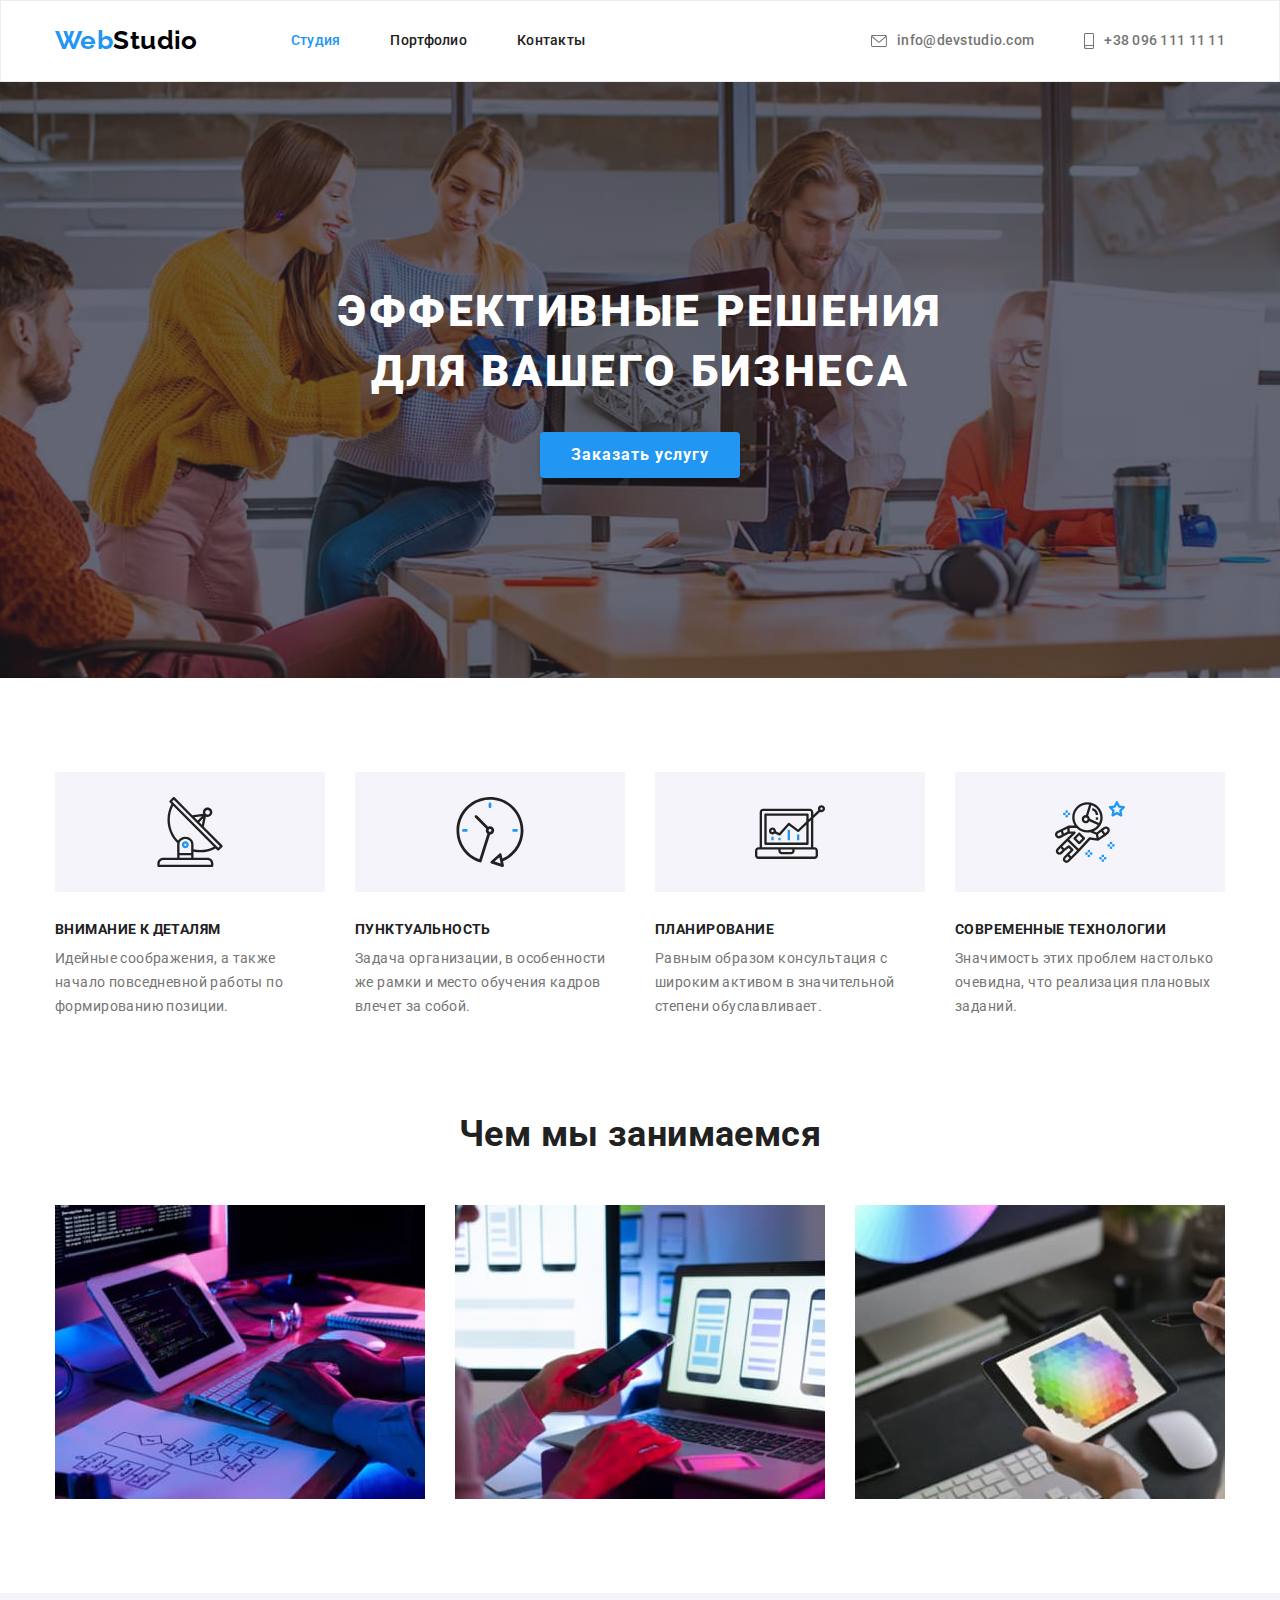
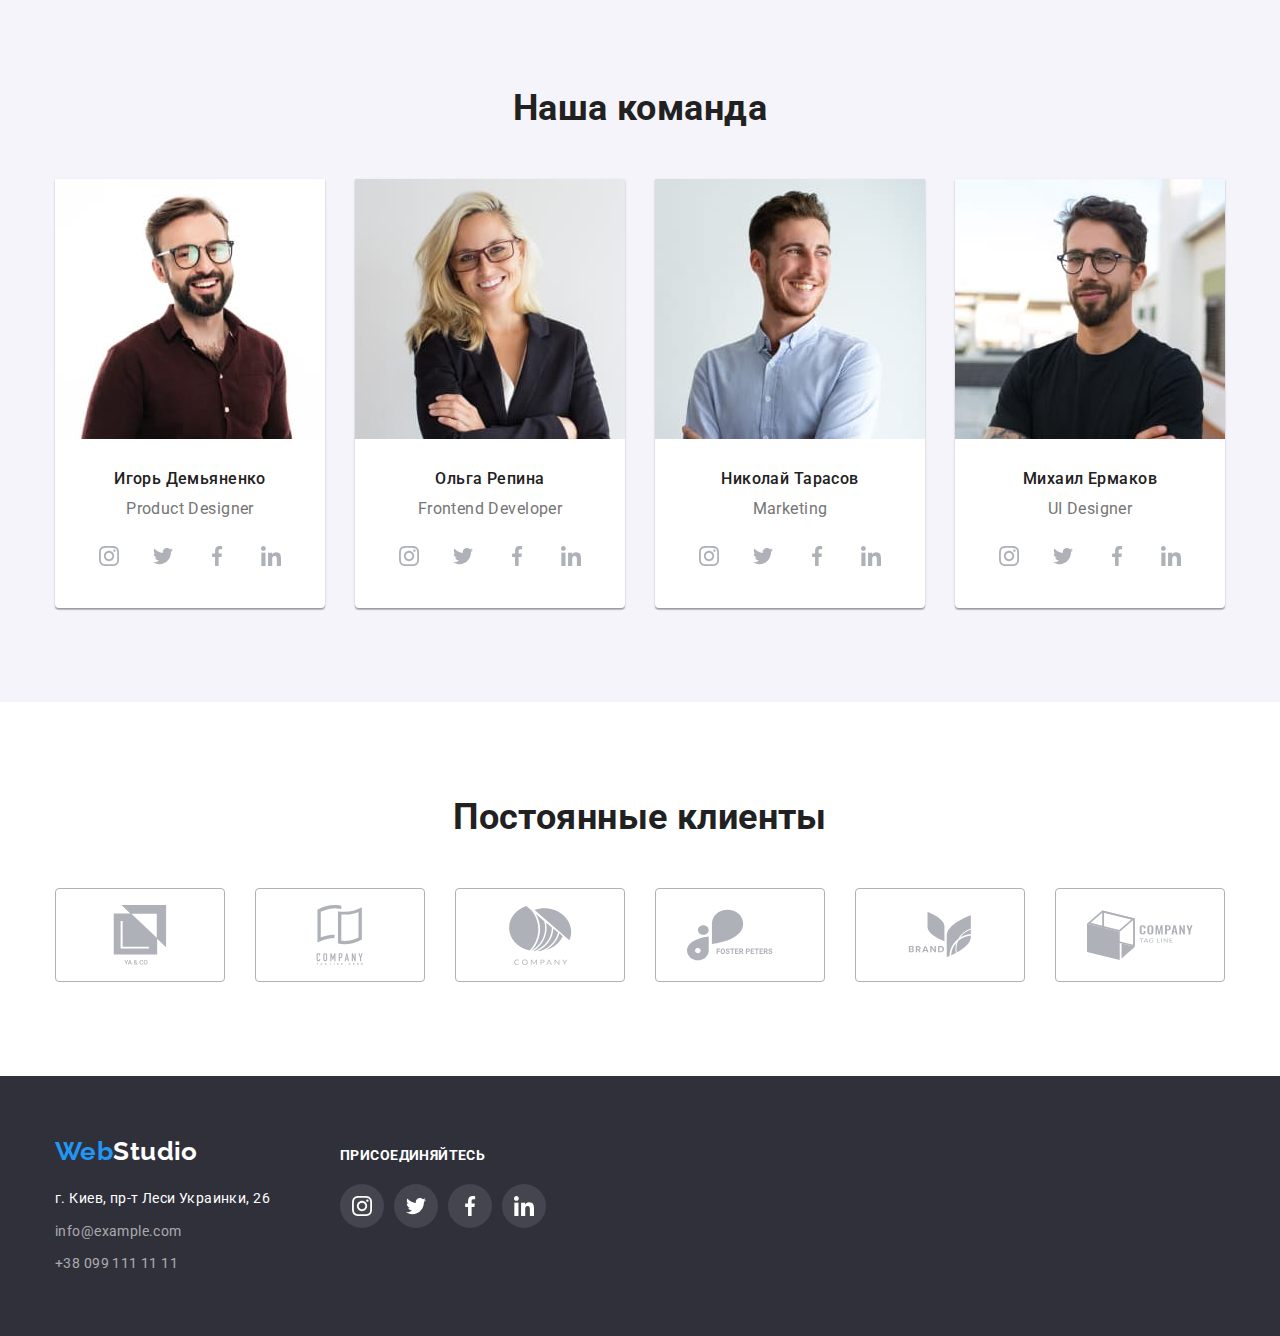
<file: index.html>
<!DOCTYPE html>
<html lang="ru">
  <head>
    <meta charset="UTF-8" />
    <meta http-equiv="X-UA-Compatible" content="IE=edge" />
    <meta name="viewport" content="width=device-width, initial-scale=1.0" />
    <title>webstudio</title>

    <link
      rel="stylesheet"
      href="https://fonts.googleapis.com/css2?family=Raleway:wght@700&family=Roboto:wght@400;500;700;900&display=swap"
    />

    <link
      rel="stylesheet"
      href="https://cdn.jsdelivr.net/npm/modern-normalize@1.1.0/modern-normalize.min.css"
    />

    <link rel="stylesheet" href="./css/style.css" />
  </head>
  <body>
    <!-- HEADER -->
    <header class="header-page">
      <div class="container page-header-container">
        <nav class="nav-page">
          <a class="link logo" href="./index.html"> <span class="logo-first">Web</span>Studio</a>
          <ul class="list menu">
            <li class="menu-item">
              <a class="link header-link curent" href="./index.html">Студия</a>
            </li>
            <li class="menu-item">
              <a class="link header-link" href="./portfolio.html">Портфолио</a>
            </li>
            <li class="menu-item">
              <a class="link header-link" href="#contactc">Контакты</a>
            </li>
          </ul>
        </nav>
        <ul class="list menu">
          <li class="contact-mail">
            <a class="link header-link-contact heder-mailto" href="mailto:info@devstudio.com">
              <svg class="header-link-contact-icon" width="16" height="12">
                <use href="./images/svg/icons.svg#icon-envelope"></use>
              </svg>
              info@devstudio.com
            </a>
          </li>
          <li class="contact-phone">
            <a class="link header-link-contact header-phone" href="tel:+380961111111">
              <svg class="header-link-contact-icon" width="10" height="16">
                <use href="./images/svg/icons.svg#icon-smartphone"></use>
              </svg>
              +38 096 111 11 11
            </a>
          </li>
        </ul>
      </div>
    </header>
    <main>
      <!-- HERO -->
      <section class="section hero">
        <div class="container">
          <h1 class="hero-title">Эффективные решения для вашего бизнеса</h1>
          <button class="hero-btn" type="button">Заказать услугу</button>
        </div>
      </section>

      <!-- ABOUT -->
      <section class="about section">
        <div class="container">
          <h2 class="about-title-hidden">Наши особенности</h2>
          <ul class="list about-section">
            <li class="about-list">
              <div class="about-container-icon">
                <svg class="about-icon" width="70" height="70">
                  <use href="./images/svg/icons.svg#icon-antenna"></use>
                </svg>
              </div>
              <h3 class="about-heading">Внимание к деталям</h3>
              <p class="about-text">
                Идейные соображения, а также начало повседневной работы по формированию позиции.
              </p>
            </li>
            <li class="about-list">
              <div class="about-container-icon">
                <svg class="about-icon" width="70" height="70">
                  <use href="./images/svg/icons.svg#icon-clock"></use>
                </svg>
              </div>
              <h3 class="about-heading">Пунктуальность</h3>
              <p class="about-text">
                Задача организации, в особенности же рамки и место обучения кадров влечет за собой.
              </p>
            </li>
            <li class="about-list">
              <div class="about-container-icon">
                <svg class="about-icon" width="70" height="70">
                  <use href="./images/svg/icons.svg#icon-diagram"></use>
                </svg>
              </div>
              <h3 class="about-heading">Планирование</h3>
              <p class="about-text">
                Равным образом консультация с широким активом в значительной степени обуславливает.
              </p>
            </li>
            <li class="about-list">
              <div class="about-container-icon">
                <svg class="about-icon" width="70" height="70">
                  <use href="./images/svg/icons.svg#icon-astronaut"></use>
                </svg>
              </div>
              <h3 class="about-heading">Современные технологии</h3>
              <p class="about-text">
                Значимость этих проблем настолько очевидна, что реализация плановых заданий.
              </p>
            </li>
          </ul>
        </div>
      </section>

      <!-- SERVISES -->
      <section class="servises section">
        <div class="container">
          <h2 class="section-title">Чем мы занимаемся</h2>
          <ul class="list servises-list-container">
            <li class="servises-item">
              <img src="./images/section1/section11.jpg" alt="разработка сайтов" width="370" />
            </li>
            <li class="servises-item">
              <img src="./images/section1/section12.jpg" alt="продвижение сайтов" width="370" />
            </li>
            <li class="servises-item">
              <img src="./images/section1/section13.jpg" alt="веб дизайн" width="370" />
            </li>
          </ul>
        </div>
      </section>

      <!-- TEAM -->
      <section class="team section">
        <div class="container">
          <h2 class="section-title">Наша команда</h2>
          <ul class="list team-list">
            <li class="team-item">
              <img
                class="team-img"
                src="./images/team/team1.jpg"
                alt="фото Игорь Демьяненко"
                width="270"
              />
              <div class="team-container-wrapper">
                <h3 class="team-name">Игорь Демьяненко</h3>
                <p class="team-profession" lang="en">Product Designer</p>
                <ul class="list team-social-list">
                  <li class="team-social-list-item">
                    <a href="#" class="team-link-icon">
                      <svg class="team-social-icon" width="20" height="20">
                        <use href="./images/svg/icons.svg#icon-instagram"></use>
                      </svg>
                    </a>
                  </li>
                  <li class="team-social-list-item">
                    <a href="" class="team-link-icon">
                      <svg class="team-social-icon" width="20" height="20">
                        <use href="./images/svg/icons.svg#icon-twitter"></use>
                      </svg>
                    </a>
                  </li>
                  <li class="team-social-list-item">
                    <a href="" class="team-link-icon">
                      <svg class="team-social-icon" width="20" height="20">
                        <use href="./images/svg/icons.svg#icon-facebook"></use>
                      </svg>
                    </a>
                  </li>
                  <li class="team-social-list-item">
                    <a href="" class="team-link-icon">
                      <svg class="team-social-icon" width="20" height="20">
                        <use href="./images/svg/icons.svg#icon-linkedin"></use>
                      </svg>
                    </a>
                  </li>
                </ul>
              </div>
            </li>
            <li class="team-item">
              <img
                class="team-img"
                src="./images/team/team2.jpg"
                alt="фото Ольга Репина"
                width="270"
              />
              <div class="team-container-wrapper">
                <h3 class="team-name">Ольга Репина</h3>
                <p class="team-profession" lang="en">Frontend Developer</p>
                <ul class="list team-social-list">
                  <li class="team-social-list-item">
                    <a href="#" class="team-link-icon">
                      <svg class="team-social-icon" width="20" height="20">
                        <use href="./images/svg/icons.svg#icon-instagram"></use>
                      </svg>
                    </a>
                  </li>
                  <li class="team-social-list-item">
                    <a href="" class="team-link-icon">
                      <svg class="team-social-icon" width="20" height="20">
                        <use href="./images/svg/icons.svg#icon-twitter"></use>
                      </svg>
                    </a>
                  </li>
                  <li class="team-social-list-item">
                    <a href="" class="team-link-icon">
                      <svg class="team-social-icon" width="20" height="20">
                        <use href="./images/svg/icons.svg#icon-facebook"></use>
                      </svg>
                    </a>
                  </li>
                  <li class="team-social-list-item">
                    <a href="" class="team-link-icon">
                      <svg class="team-social-icon" width="20" height="20">
                        <use href="./images/svg/icons.svg#icon-linkedin"></use>
                      </svg>
                    </a>
                  </li>
                </ul>
              </div>
            </li>
            <li class="team-item">
              <img
                class="team-img"
                src="./images/team/team3.jpg"
                alt="фото Николай Тарасов"
                width="270"
              />
              <div class="team-container-wrapper">
                <h3 class="team-name">Николай Тарасов</h3>
                <p class="team-profession" lang="en">Marketing</p>
                <ul class="list team-social-list">
                  <li class="team-social-list-item">
                    <a href="#" class="team-link-icon">
                      <svg class="team-social-icon" width="20" height="20">
                        <use href="./images/svg/icons.svg#icon-instagram"></use>
                      </svg>
                    </a>
                  </li>
                  <li class="team-social-list-item">
                    <a href="" class="team-link-icon">
                      <svg class="team-social-icon" width="20" height="20">
                        <use href="./images/svg/icons.svg#icon-twitter"></use>
                      </svg>
                    </a>
                  </li>
                  <li class="team-social-list-item">
                    <a href="" class="team-link-icon">
                      <svg class="team-social-icon" width="20" height="20">
                        <use href="./images/svg/icons.svg#icon-facebook"></use>
                      </svg>
                    </a>
                  </li>
                  <li class="team-social-list-item">
                    <a href="" class="team-link-icon">
                      <svg class="team-social-icon" width="20" height="20">
                        <use href="./images/svg/icons.svg#icon-linkedin"></use>
                      </svg>
                    </a>
                  </li>
                </ul>
              </div>
            </li>
            <li class="team-item">
              <img
                class="team-img"
                src="./images/team/team4.jpg"
                alt="фото Михаил Ермаков"
                width="270"
              />
              <div class="team-container-wrapper">
                <h3 class="team-name">Михаил Ермаков</h3>
                <p class="team-profession" lang="en">UI Designer</p>
                <ul class="list team-social-list">
                  <li class="team-social-list-item">
                    <a href="#" class="team-link-icon">
                      <svg class="team-social-icon" width="20" height="20">
                        <use href="./images/svg/icons.svg#icon-instagram"></use>
                      </svg>
                    </a>
                  </li>
                  <li class="team-social-list-item">
                    <a href="" class="team-link-icon">
                      <svg class="team-social-icon" width="20" height="20">
                        <use href="./images/svg/icons.svg#icon-twitter"></use>
                      </svg>
                    </a>
                  </li>
                  <li class="team-social-list-item">
                    <a href="" class="team-link-icon">
                      <svg class="team-social-icon" width="20" height="20">
                        <use href="./images/svg/icons.svg#icon-facebook"></use>
                      </svg>
                    </a>
                  </li>
                  <li class="team-social-list-item">
                    <a href="" class="team-link-icon">
                      <svg class="team-social-icon" width="20" height="20">
                        <use href="./images/svg/icons.svg#icon-linkedin"></use>
                      </svg>
                    </a>
                  </li>
                </ul>
              </div>
            </li>
          </ul>
        </div>
      </section>
    </main>
    <!-- CLIENTS -->

    <section class="clients section">
      <div class="container">
        <h2 class="section-title">Постоянные клиенты</h2>
        <ul class="list clients-list">
          <li class="clients-list-item">
            <a class="clients-link" href="#">
              <svg class="clients-link-icon" width="106" height="60">
                <use href="./images/svg/icons.svg#icon-group"></use>
              </svg>
            </a>
          </li>
          <li class="clients-list-item">
            <a class="clients-link" href="#">
              <svg class="clients-link-icon" width="106" height="60">
                <use href="./images/svg/icons.svg#icon-group-1"></use>
              </svg>
            </a>
          </li>
          <li class="clients-list-item">
            <a class="clients-link" href="#">
              <svg class="clients-link-icon" width="106" height="60">
                <use href="./images/svg/icons.svg#icon-group-2"></use>
              </svg>
            </a>
          </li>
          <li class="clients-list-item">
            <a class="clients-link" href="#">
              <svg class="clients-link-icon" width="106" height="60">
                <use href="./images/svg/icons.svg#icon-group-3"></use>
              </svg>
            </a>
          </li>
          <li class="clients-list-item">
            <a class="clients-link" href="#">
              <svg class="clients-link-icon" width="106" height="60">
                <use href="./images/svg/icons.svg#icon-group-4"></use>
              </svg>
            </a>
          </li>
          <li class="clients-list-item">
            <a class="clients-link" href="#">
              <svg class="clients-link-icon" width="106" height="60">
                <use href="./images/svg/icons.svg#icon-group-5"></use>
              </svg>
            </a>
          </li>
        </ul>
      </div>
    </section>
    <!-- FOOTER -->
    <footer class="footer">
      <div class="container footer-container">
        <div class="footer-container-address">
          <a class="link logo-footer" href="./index.html">
            <span class="logo-first">Web</span>Studio</a
          >
          <address id="contactc" class="address-section">
            <ul class="list footer-list">
              <li class="footer-list-item">
                <a
                  class="link footer-address"
                  href="https://goo.gl/maps/DZzocXMzzJsJ8bnu5"
                  target="_blank"
                  rel="noopener noreferrer"
                >
                  г. Киев, пр-т Леси Украинки, 26
                </a>
              </li>
              <li class="footer-mailto">
                <a class="link address" href="mailto:info@example.com">info@example.com</a>
              </li>
              <li class="footer-phone">
                <a class="link address" href="tel:+380991111111">+38 099 111 11 11</a>
              </li>
            </ul>
          </address>
        </div>
        
        <div>
          <p class="foter-title">присоединяйтесь</p>
          <ul class="list footer-social-list">
            <li class="footer-social-list-item">
              <a href="#" class="footer-link-icon">
                <svg class="footer-social-icon" width="20" height="20">
                  <use href="./images/svg/icons.svg#icon-instagram"></use>
                </svg>
              </a>
            </li>
            <li class="footer-social-list-item">
              <a href="" class="footer-link-icon">
                <svg class="footer-social-icon" width="20" height="20">
                  <use href="./images/svg/icons.svg#icon-twitter"></use>
                </svg>
              </a>
            </li>
            <li class="footer-social-list-item">
              <a href="" class="footer-link-icon">
                <svg class="footer-social-icon" width="20" height="20">
                  <use href="./images/svg/icons.svg#icon-facebook"></use>
                </svg>
              </a>
            </li>
            <li class="footer-social-list-item">
              <a href="" class="footer-link-icon">
                <svg class="footer-social-icon" width="20" height="20">
                  <use href="./images/svg/icons.svg#icon-linkedin"></use>
                </svg>
              </a>
            </li>
          </ul>
        </div>
      </div>
    </footer>
  </body>
</html>
</file>
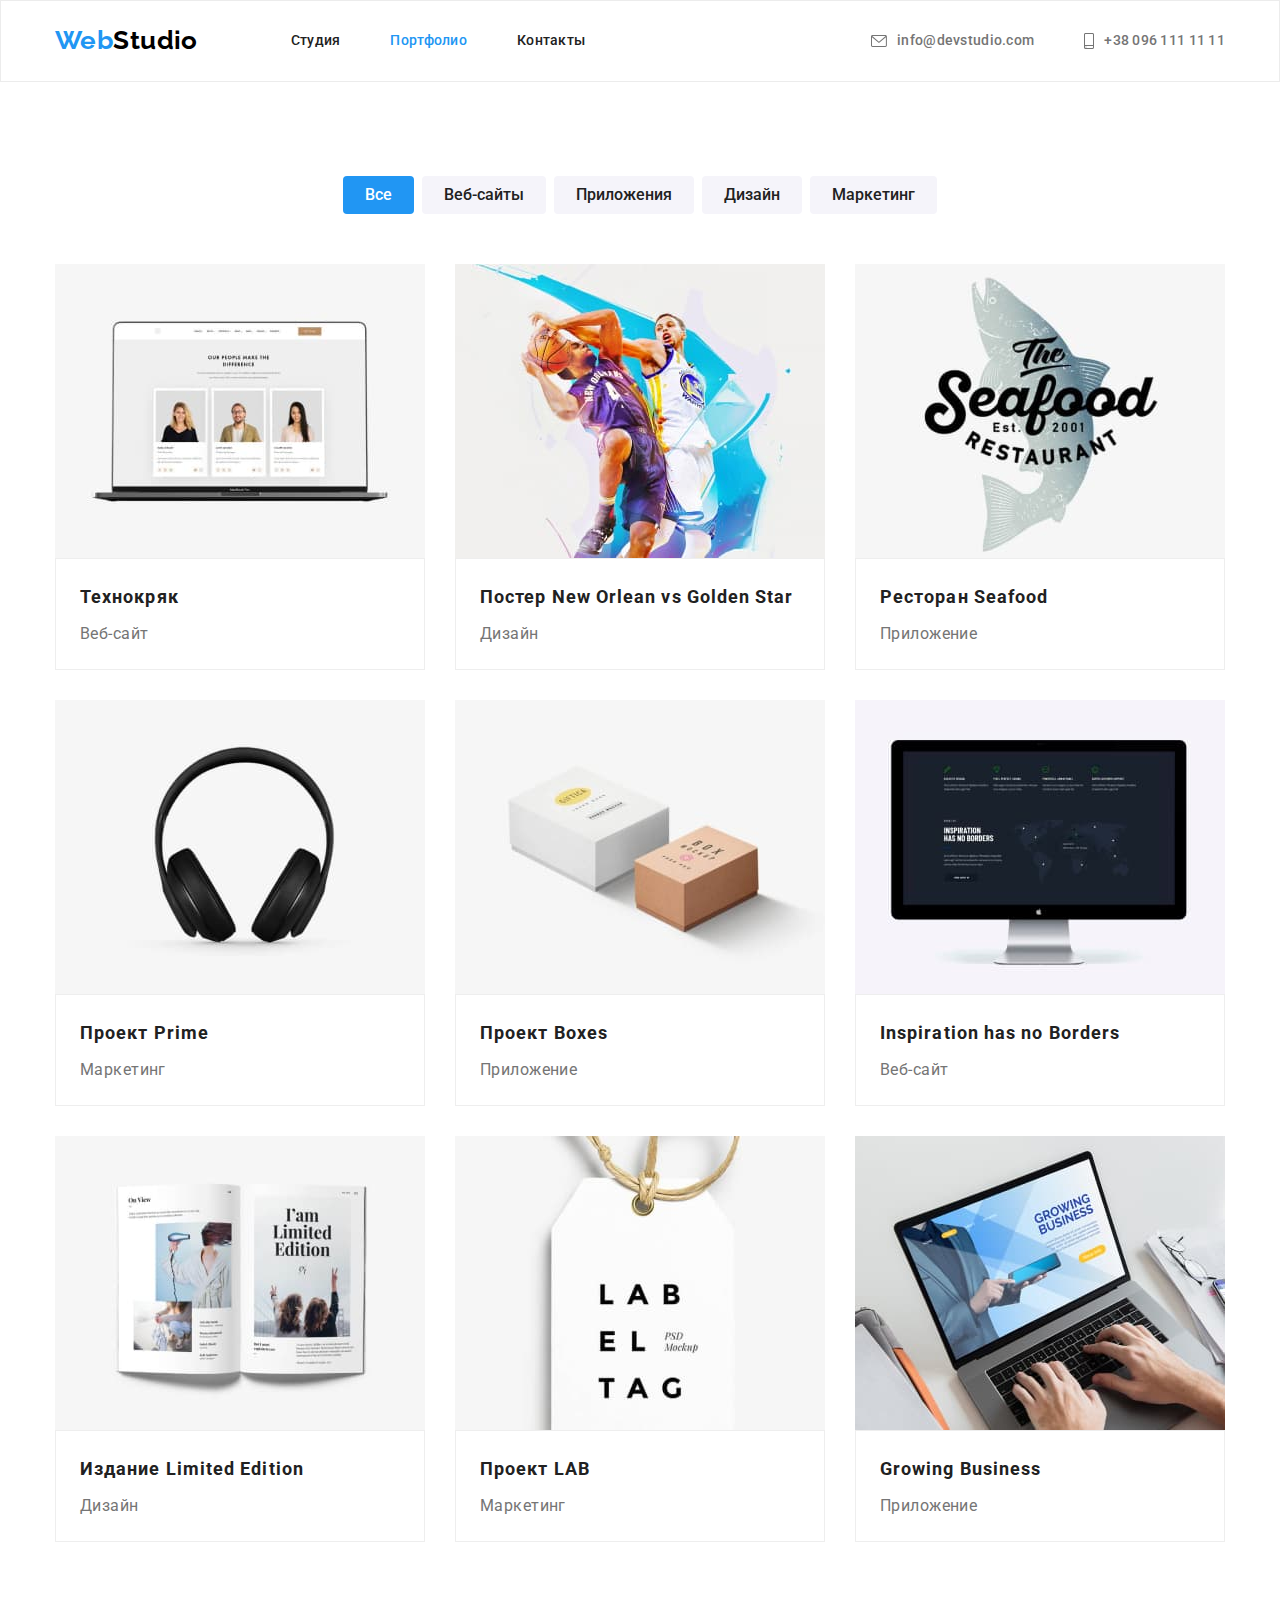
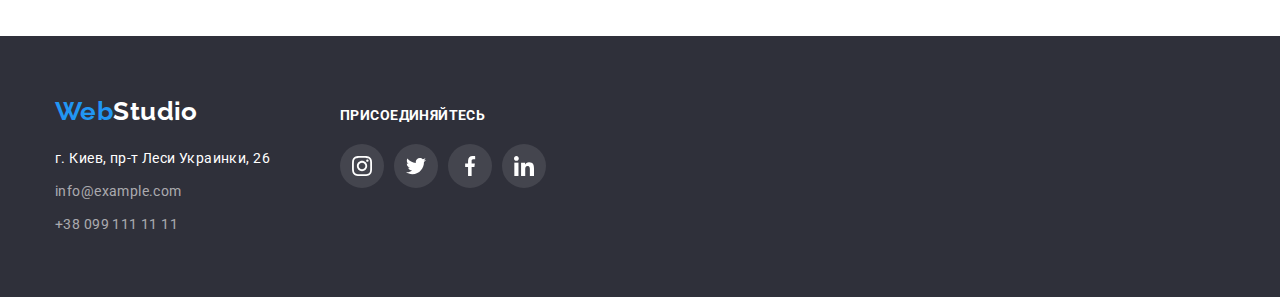
<file: portfolio.html>
<!DOCTYPE html>
<html lang="ru">
  <head>
    <meta charset="UTF-8" />
    <meta http-equiv="X-UA-Compatible" content="IE=edge" />
    <meta name="viewport" content="width=device-width, initial-scale=1.0" />
    <title>Portfolio</title>

    <link
      rel="stylesheet"
      href="https://fonts.googleapis.com/css2?family=Raleway:wght@700&family=Roboto:wght@400;500;700;900&display=swap"
    />

    <link
      rel="stylesheet"
      href="https://cdn.jsdelivr.net/npm/modern-normalize@1.1.0/modern-normalize.min.css"
    />

    <link rel="stylesheet" href="./css/style.css" />
  </head>
  <body>
    <!-- HEADER -->
    <header class="header-page-portfolio">
      <div class="container page-header-container">
        <nav class="nav-page">
          <a class="link logo" href="./index.html"> <span class="logo-first">Web</span>Studio</a>
          <ul class="list termo menu">
            <li class="menu-item">
              <a class="link header-link" href="./index.html">Студия</a>
            </li>
            <li class="menu-item">
              <a class="link header-link curent" href="./portfolio.html">Портфолио</a>
            </li>
            <li class="menu-item">
              <a class="link header-link" href="#contactc">Контакты</a>
            </li>
          </ul>
        </nav>
        <ul class="list menu">
          <li class="contact-mail">
            <a class="link header-link-contact heder-mailto" href="mailto:info@devstudio.com">
              <svg class="header-link-contact-icon" width="16" height="12">
                <use href="./images/svg/icons.svg#icon-envelope"></use>
              </svg>
              info@devstudio.com
            </a>
          </li>
          <li class="contact-phone">
            <a class="link header-link-contact header-phone" href="tel:+380961111111">
              <svg class="header-link-contact-icon" width="10" height="16">
                <use href="./images/svg/icons.svg#icon-smartphone"></use>
              </svg>
              +38 096 111 11 11
            </a>
          </li>
        </ul>
      </div>
    </header>
    <main>
      <section class="main-section section">
        <!-- BATTONS -->
        <div class="container">
          <h1 class="portfilio-title">Примеры работ</h1>

          <ul class="list battons-section">
            <li class="battons-link">
              <button class="filter-btn accent-btn" type="button">Все</button>
            </li>
            <li class="battons-link">
              <button class="filter-btn" type="button">Веб-сайты</button>
            </li>
            <li class="battons-link">
              <button class="filter-btn" type="button">Приложения</button>
            </li>
            <li class="battons-link">
              <button class="filter-btn" type="button">Дизайн</button>
            </li>
            <li class="battons-link">
              <button class="filter-btn" type="button">Маркетинг</button>
            </li>
          </ul>

        <!-- PORTFOLIO -->
          <ul class="list portfolio-sections">
            <li class="portfolio-sections-list">
              <a class="link portfolio-sections-link" href="#">
                <img src="./images/portfolio/project1.jpg" alt="Экран ноутбука" />
                <div class="portfolio-sections-container">
                  <h2 class="portfolio-heading">Технокряк</h2>
                  <p class="portfolio-text">Веб-сайт</p>
                </div>
              </a>
            </li>
            <li class="portfolio-sections-list">
              <a class="link portfolio-sections-link" href="#">
                <img src="./images/portfolio/project2.jpg" alt="Игра в баскетбол" />
                <div class="portfolio-sections-container">
                  <h2 class="portfolio-heading">Постер New Orlean vs Golden Star</h2>
                  <p class="portfolio-text">Дизайн</p>
                </div>
              </a>
            </li>
            <li class="portfolio-sections-list">
              <a class="link portfolio-sections-link" href="#">
                <img src="./images/portfolio/project3.jpg" alt="Эмблема ресторана" />
                <div class="portfolio-sections-container">
                  <h2 class="portfolio-heading">Ресторан Seafood</h2>
                  <p class="portfolio-text">Приложение</p>
                </div>
              </a>
            </li>
            <li class="portfolio-sections-list">
              <a class="link portfolio-sections-link" href="#">
                <img src="./images/portfolio/project4.jpg" alt="Наушники" />
                <div class="portfolio-sections-container">
                  <h2 class="portfolio-heading">Проект Prime</h2>
                  <p class="portfolio-text">Маркетинг</p>
                </div>
              </a>
            </li>
            <li class="portfolio-sections-list">
              <a class="link portfolio-sections-link" href="#">
                <img src="./images/portfolio/project5.jpg" alt="Две коробки" />
                <div class="portfolio-sections-container">
                  <h2 class="portfolio-heading">Проект Boxes</h2>
                  <p class="portfolio-text">Приложение</p>
                </div>
              </a>
            </li>
            <li class="portfolio-sections-list">
              <a class="link portfolio-sections-link" href="#">
                <img src="./images/portfolio/project6.jpg" alt="Монитор компьютера" />
                <div class="portfolio-sections-container">
                  <h2 class="portfolio-heading">Inspiration has no Borders</h2>
                  <p class="portfolio-text">Веб-сайт</p>
                </div>
              </a>
            </li>
            <li class="portfolio-sections-list">
              <a class="link portfolio-sections-link" href="#">
                <img src="./images/portfolio/project7.jpg" alt="Раскрытая книга" />
                <div class="portfolio-sections-container">
                  <h2 class="portfolio-heading">Издание Limited Edition</h2>
                  <p class="portfolio-text">Дизайн</p>
                </div>
              </a>
            </li>
            <li class="portfolio-sections-list">
              <a class="link portfolio-sections-link" href="#">
                <img src="./images/portfolio/project8.jpg" alt="Лейбл" />
                <div class="portfolio-sections-container">
                  <h2 class="portfolio-heading">Проект LAB</h2>
                  <p class="portfolio-text">Маркетинг</p>
                </div>
              </a>
            </li>
            <li class="portfolio-sections-list">
              <a class="link portfolio-sections-link" href="#">
                <img src="./images/portfolio/project9.jpg" alt="Работа на ноутбуке" />
                <div class="portfolio-sections-container">
                  <h2 class="portfolio-heading">Growing Business</h2>
                  <p class="portfolio-text">Приложение</p>
                </div>
              </a>
            </li>
          </ul>
        </div>
      </section>
    </main>
    <!-- FOOTER -->
    <footer class="footer">
      <div class="container footer-container">
        <div class="footer-container-address">
          <a class="link logo-footer" href="./index.html">
            <span class="logo-first">Web</span>Studio</a
          >
          <address id="contactc" class="address-section">
            <ul class="list footer-list">
              <li class="footer-list-item">
                <a
                  class="link footer-address"
                  href="https://goo.gl/maps/DZzocXMzzJsJ8bnu5"
                  target="_blank"
                  rel="noopener noreferrer"
                >
                  г. Киев, пр-т Леси Украинки, 26
                </a>
              </li>
              <li class="footer-mailto">
                <a class="link address" href="mailto:info@example.com">info@example.com</a>
              </li>
              <li class="footer-phone">
                <a class="link address" href="tel:+380991111111">+38 099 111 11 11</a>
              </li>
            </ul>
          </address>
        </div>
        
        <div>
          <p class="foter-title">присоединяйтесь</p>
          <ul class="list footer-social-list">
            <li class="footer-social-list-item">
              <a href="#" class="footer-link-icon">
                <svg class="footer-social-icon" width="20" height="20">
                  <use href="./images/svg/icons.svg#icon-instagram"></use>
                </svg>
              </a>
            </li>
            <li class="footer-social-list-item">
              <a href="" class="footer-link-icon">
                <svg class="footer-social-icon" width="20" height="20">
                  <use href="./images/svg/icons.svg#icon-twitter"></use>
                </svg>
              </a>
            </li>
            <li class="footer-social-list-item">
              <a href="" class="footer-link-icon">
                <svg class="footer-social-icon" width="20" height="20">
                  <use href="./images/svg/icons.svg#icon-facebook"></use>
                </svg>
              </a>
            </li>
            <li class="footer-social-list-item">
              <a href="" class="footer-link-icon">
                <svg class="footer-social-icon" width="20" height="20">
                  <use href="./images/svg/icons.svg#icon-linkedin"></use>
                </svg>
              </a>
            </li>
          </ul>
        </div>
      </div>
    </footer>
  </body>
</html>
</file>
<file: css/style.css>
:root {
  --accent-color: #2196f3;
  --fon-color: #ffffff;
  --text-color: #212121;
  --logo-color: #000000;
  --hero-footer-bgr: #2f303a;
  --filter-btn-team: #f5f4fa;
  --p-color: #757575;
  --btn-hover: #188ce8;
  --color-icons: #afb1b8;
  --border-color: #ececec;
}

h1,
h2,
h3,
p {
  margin-top: 0;
  margin-bottom: 0;
}

ul,
ol {
  margin-top: 0;
  margin-bottom: 0;
  padding-left: 0;
}

img {
  display: block;
  max-width: 100%;
  height: auto;
}

button {
  cursor: pointer;
}

body {
  font-family: 'Roboto', sans-serif;
  color: var(--text-color);
  background-color: var(--fon-color);
  font-size: 14px;
  letter-spacing: 0.03em;
}

.container {
  width: 1200px;
  margin-left: auto;
  margin-right: auto;
  padding-left: 15px;
  padding-right: 15px;
}

.link {
  text-decoration: none;
}

.list {
  list-style: none;
}

/* COMPONENTS */
.section-title {
  font-size: 36px;
  line-height: 1.17;
  margin-bottom: 50px;
  text-align: center;
}

.section {
  padding-top: 94px;
  padding-bottom: 94px;
}

/* HEADER */

.menu-item:not(:last-child) {
  margin-right: 50px;
}

.menu {
  display: flex;
  align-items: center;
}

.logo {
  font-family: 'Raleway', sans-serif;
  font-weight: 700;
  font-size: 26px;
  line-height: 1.19;
  color: var(--logo-color);
  margin-right: 93px;
  padding: 24px 0 25px 0;
}

.logo-first {
  color: var(--accent-color);
}

.header-page {
  background-color: var(--fon-color);
  border: 1px solid var(--border-color);
}

.header-page-portfolio {
  background-color: var(--fon-color);
  border: 1px solid var(--border-color);
}

.header-link {
  font-weight: 500;
  line-height: 1.14;
  letter-spacing: 0.02em;
  color: var(--text-color);

}
.header-link-contact {
  display: flex;
  align-items: center;
  font-weight: 500;
  line-height: 1.14;
  letter-spacing: 0.02em;
  color: var(--p-color);
}

.header-link-contact-icon {
  fill: var(--p-color);
  margin-right: 10px;
}

.header-link:hover,
.header-link:focus {
  color: var(--accent-color);
 
}

.header-link-contact:hover,
.header-link-contact:focus {
  color: var(--accent-color);
}
.header-link-contact:hover .header-link-contact-icon,
.header-link-contact:focus .header-link-contact-icon {
  fill: var(--accent-color);
}

.curent {
  color: var(--accent-color);
}

.nav-page {
  display: flex;
}

.page-header-container {
  display: flex;
  align-items: center;
  justify-content: space-between;
}

.contact-phone {
  margin-left: 50px;
}

/* HERO */
.hero {
  text-align: center;
  padding: 200px 0;
  background-image: linear-gradient(
  to right,  
  rgba(47, 48, 58, 0.4), 
  rgba(47, 48, 58, 0.4)),
  url(../images/hero/Hero.jpg);
  background-size: cover;
  background-position: center;
  background-repeat: no-repeat;
  background-color: #c4c4c4;
  max-width: 1600px;
  margin-left: auto;
  margin-right: auto;
}

.hero-title {
  font-weight: 900;
  font-size: 44px;
  line-height: 1.36;
  letter-spacing: 0.06em;
  text-transform: uppercase;
  color: var(--fon-color);
  margin-left: auto;
  margin-right: auto;
  width: 696px;
  margin-bottom: 30px;
}

.hero-btn {
  font-family: inherit;
  font-weight: 700;
  font-size: 16px;
  line-height: 1.87;
  letter-spacing: 0.06em;
  color: var(--fon-color);
  background-color: var(--accent-color);
  box-shadow: 0px 4px 4px rgba(0, 0, 0, 0.15);
  border-radius: 4px;
  cursor: pointer;
  margin-right: auto;
  margin-left: auto;
  padding: 8px 30px;
  min-width: 200px;
  border: none;
}

.hero-btn:hover,
.hero-btn:focus {
  background-color: var(--btn-hover);
  box-shadow: 0px 4px 4px rgba(0, 0, 0, 0.15);
  border-radius: 4px;
}

/* ABOUT */
.about {
  background-color: var(--fon-color);
}
.about-section {
  display: flex;
  align-items: center;
  gap: 30px;
}

.about-container-icon {
  display: flex;
  align-items: center;
  justify-content: center;
  height: 120px;
  background-color: var(--filter-btn-team);
  margin-bottom: 30px;
}


.about-title-hidden {
  visibility: hidden;
  pointer-events: none;
  position: absolute;
}

.about-list {
  flex-basis: calc((100% - 90px) / 3);
}

.about-heading {
  font-size: 14px;
  line-height: 1.14;
  text-transform: uppercase;
  margin-bottom: 10px;
}

.about-text {
  font-weight: 400;
  line-height: 1.71;
  color: var(--p-color);
}

/* SERVISES */
.servises {
  padding-top: 0;
  text-align: center;
}

.servises-list-container {
  display: flex;
  flex-wrap: wrap;
  gap: 30px;
}
/* TEAM */
.team {
  background-color: var(--filter-btn-team);
}

.team-list {
  display: flex;
  flex-wrap: wrap;
  gap: 30px;
}
.team-item {
  background-color: var(--fon-color);
  box-shadow: 0px 1px 3px rgba(0, 0, 0, 0.12), 0px 1px 1px rgba(0, 0, 0, 0.14),
    0px 2px 1px rgba(0, 0, 0, 0.2);
  border-radius: 0px 0px 4px 4px;
}

.team-name {
  font-weight: 500;
  font-size: 16px;
  line-height: 1.19;
  margin-bottom: 10px;
}

.team-profession {
  font-weight: 400;
  font-size: 16px;
  line-height: 1.19;
  color: var(--p-color);
  margin-bottom: 16px;
}

.team-social-list {
  display: flex;
  justify-content: center;
  gap: 10px;
}

.team-social-icon {
  fill: var(--color-icons);
}

.team-link-icon {
  display: flex;
  justify-content: center;
  align-items: center;
  width: 44px;
  height: 44px;
  border-radius: 50%;
  background-color: var(--fon-color);
}

.team-link-icon:hover,
.team-link-icon:focus {
  background-color: var(--accent-color);
}

.team-link-icon:hover .team-social-icon,
.team-link-icon:focus .team-social-icon {
  fill: var(--fon-color);
}

.team-container-wrapper {
  padding-top: 30px;
  padding-bottom: 30px;
  text-align: center;
}
/* CLIENTS */

.clients-title {
  text-align: center;
}
.clients-link {
  display: flex;
  align-items: center;
  justify-content: center;
  height: 92px;
}

.clients-list {
  display: flex;
  justify-content: center;
  gap: 30px;
}
.clients-list-item {
  flex-basis: calc((100% - 150px) / 5);
  border-radius: 4px;
  border: 1px solid var(--color-icons);
}
.clients-list-item:hover,
.clients-list-item:focus {
  border: 1px solid var(--accent-color);
}

.clients-link-icon {
  fill: var(--color-icons);
}

.clients-link:hover .clients-link-icon,
.clients-link:focus .clients-link-icon {
  fill: var(--accent-color);
}

/* FOOTER */

.footer {
  padding-top: 60px;
  padding-bottom: 60px;
  background-color: var(--hero-footer-bgr);
}

.footer-container {
  display: flex;
  align-items: baseline;
}

.footer-container-address {
  margin-right: 70px;
}

.logo-footer {
  font-family: 'Raleway', sans-serif;
  font-weight: 700;
  font-size: 26px;
  line-height: 1.19;
  color: var(--fon-color);
}

.address-section {
  font-style: normal;
  margin-top: 20px;
}

.footer-list-item {
  margin-bottom: 9px;
}

.footer-address {
  font-weight: 400;
  line-height: 1.71;
  color: var(--fon-color);
}

.footer-address:hover,
.footer-address:focus {
  color: var(--accent-color);
}

.address:hover,
.address:focus {
  color: var(--accent-color);
}

.footer-mailto {
  margin-bottom: 9px;
}

.address {
  font-weight: 400;
  line-height: 1.71;
  color: rgba(255, 255, 255, 0.6);
}

.foter-title {
  margin-bottom: 20px;
  font-weight: 700;
  line-height: 1.14;
  text-transform: uppercase;
  color: var(--fon-color);
}

.footer-social-list {
  display: flex;
  justify-content: center;
  gap: 10px;
}

.footer-social-icon {
  fill: var(--fon-color);
}

.footer-link-icon {
  display: flex;
  justify-content: center;
  align-items: center;
  width: 44px;
  height: 44px;
  border-radius: 50%;
  background-color: rgba(255, 255, 255, 0.1);
}

.footer-link-icon:hover,
.footer-link-icon:focus {
  background-color: var(--accent-color);
}

.footer-link-icon:hover .footer-social-icon,
.footer-link-icon:focus .footer-social-icon {
  fill: var(--fon-color);
}

/* BATTONS */

.main-section {
  padding-top: 94px;
}

.battons-section {
  display: flex;
  margin-bottom: 50px;
  margin-left: auto;
  margin-right: auto;
  justify-content: center;
}

.battons-link:not(:last-child) {
  margin-right: 8px;
}

.portfilio-title {
  visibility: hidden;
  pointer-events: none;
  position: absolute;
}

.filter-btn {
  border: none;
  padding: 6px 22px 6px 22px;
  font-family: inherit;
  color: var(--text-color);
  background-color: var(--filter-btn-team);
  border-radius: 4px;
  cursor: pointer;
  font-weight: 500;
  font-size: 16px;
  line-height: 1.63;
  text-align: center;
}

.filter-btn:hover,
.filter-btn:focus {
  color: var(--fon-color);
  background-color: var(--accent-color);
  box-shadow: 0px 3px 1px rgba(0, 0, 0, 0.1), 0px 1px 2px rgba(0, 0, 0, 0.08),
    0px 2px 2px rgba(0, 0, 0, 0.12);
  border-radius: 4px;
}

.accent-btn {
  color: var(--fon-color);
  background-color: var(--accent-color);
}

/* PORTFOLIO */
.portfolio-sections {
  display: flex;
  flex-wrap: wrap;
  gap: 30px;
}

.portfolio-sections-link{
 display: block;
 flex-basis: calc((100% - 60px) / 3);
}

.portfolio-sections-link:hover,
.portfolio-sections-link:focus {
  box-shadow: 0px 1px 1px rgba(0, 0, 0, 0.12), 0px 4px 4px rgba(0, 0, 0, 0.06),
    1px 4px 6px rgba(0, 0, 0, 0.16);
}

.portfolio-heading {
  font-size: 18px;
  line-height: 2;
  letter-spacing: 0.06em;
  margin-bottom: 4px;
  color: var(--text-color);
}

.portfolio-text {
  font-weight: 400;
  font-size: 16px;
  line-height: 1.88;
  color: var(--p-color);
}

.portfolio-sections-container {
  border: 1px solid #eeeeee;
  padding-top: 20px;
  padding-bottom: 20px;
  padding-left: 24px;
}
</file>
